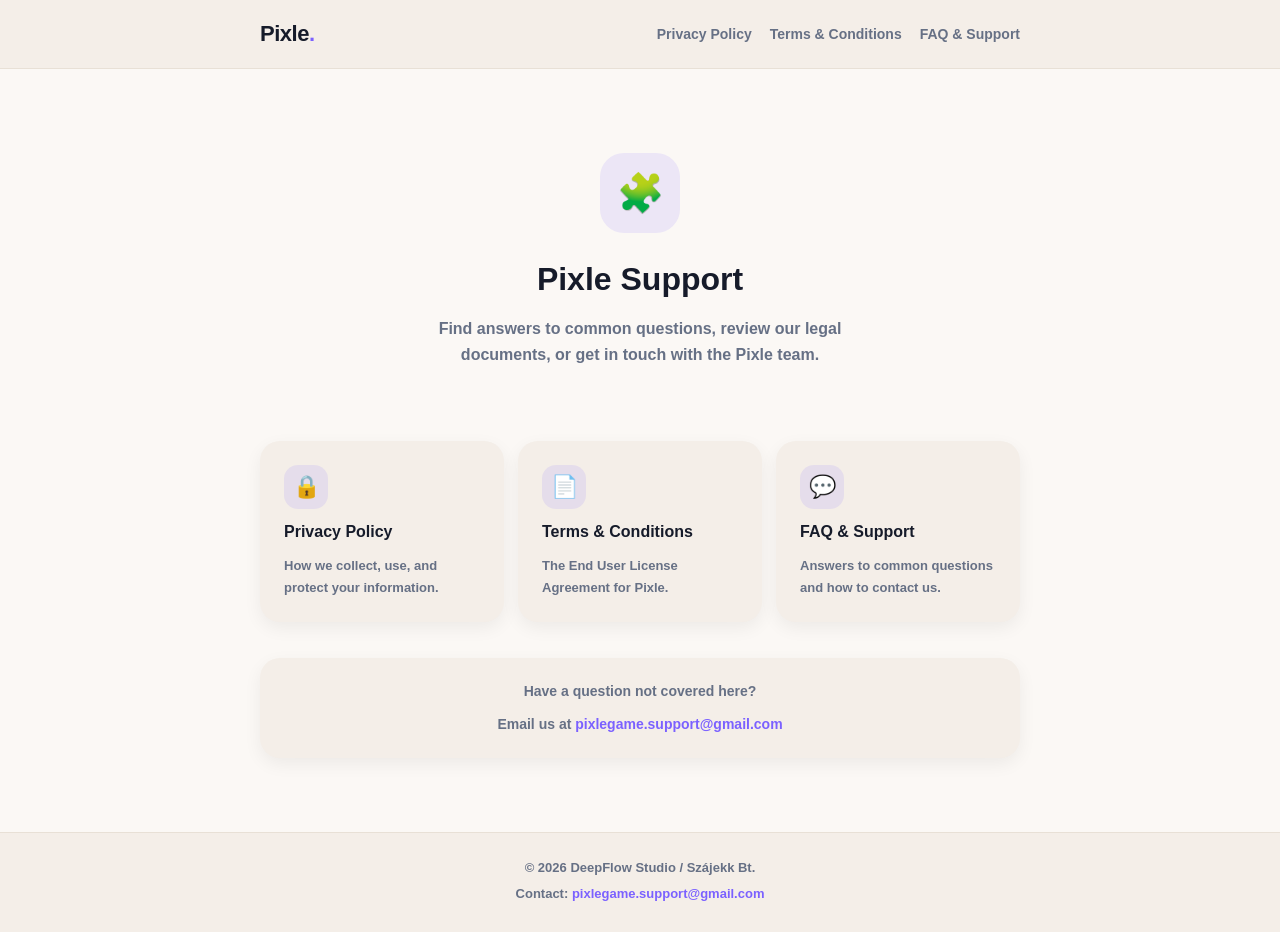
<file: index.html>
<!DOCTYPE html>
<html lang="en">
<head>
  <meta charset="UTF-8">
  <meta name="viewport" content="width=device-width, initial-scale=1.0">
  <title>Pixle – Support</title>
  <link rel="stylesheet" href="styles.css">
</head>
<body>

<header>
  <div class="container">
    <span class="logo">Pixle<span>.</span></span>
    <nav>
      <a href="privacy-policy.html">Privacy Policy</a>
      <a href="terms-and-conditions.html">Terms &amp; Conditions</a>
      <a href="faq-support.html">FAQ &amp; Support</a>
    </nav>
  </div>
</header>

<main>
  <div class="container">
    <div class="hero">
      <div class="app-icon">🧩</div>
      <h1>Pixle Support</h1>
      <p>Find answers to common questions, review our legal documents, or get in touch with the Pixle team.</p>
    </div>

    <div class="link-cards">
      <a href="privacy-policy.html" class="link-card">
        <div class="icon">🔒</div>
        <h3>Privacy Policy</h3>
        <p>How we collect, use, and protect your information.</p>
      </a>
      <a href="terms-and-conditions.html" class="link-card">
        <div class="icon">📄</div>
        <h3>Terms &amp; Conditions</h3>
        <p>The End User License Agreement for Pixle.</p>
      </a>
      <a href="faq-support.html" class="link-card">
        <div class="icon">💬</div>
        <h3>FAQ &amp; Support</h3>
        <p>Answers to common questions and how to contact us.</p>
      </a>
    </div>

    <div class="card" style="margin-top: 36px; text-align: center;">
      <p>Have a question not covered here?</p>
      <p style="margin-top: 6px;">
        Email us at <a href="mailto:pixlegame.support@gmail.com">pixlegame.support@gmail.com</a>
      </p>
    </div>
  </div>
</main>

<footer>
  <div class="container">
    <p>© 2026 DeepFlow Studio / Szájekk Bt.</p>
    <p>Contact: <a href="mailto:pixlegame.support@gmail.com">pixlegame.support@gmail.com</a></p>
  </div>
</footer>

</body>
</html>
</file>
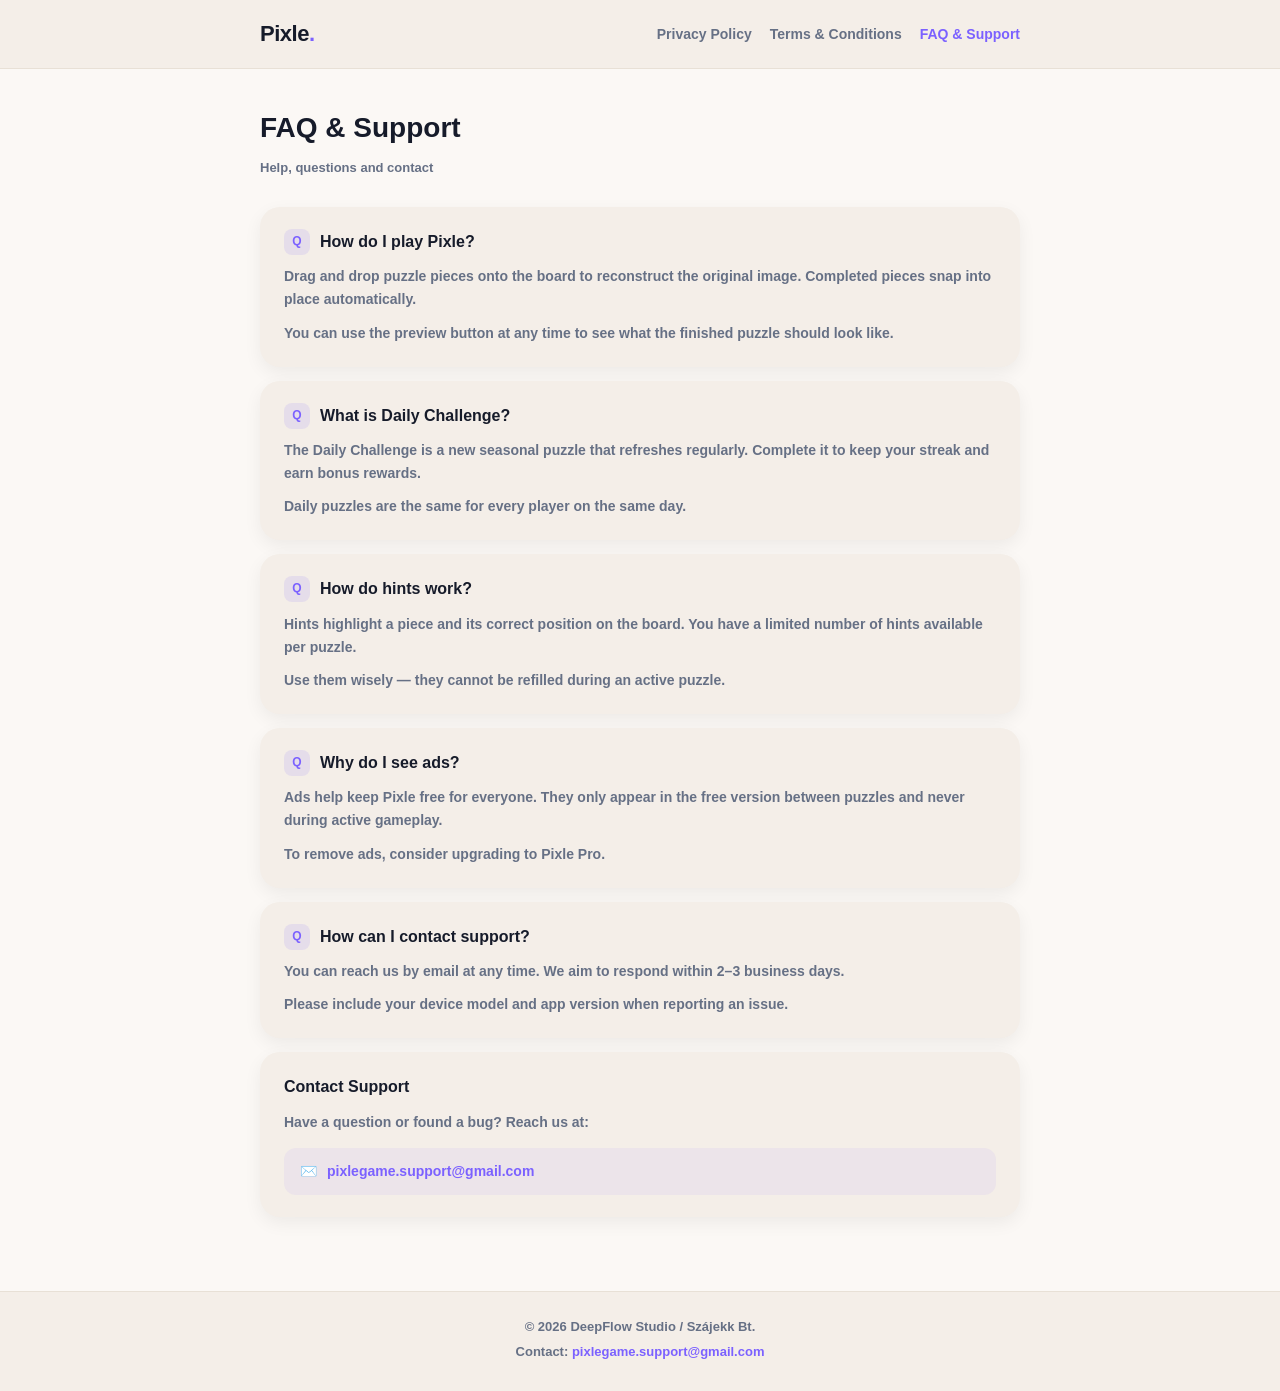
<file: faq-support.html>
<!DOCTYPE html>
<html lang="en">
<head>
  <meta charset="UTF-8">
  <meta name="viewport" content="width=device-width, initial-scale=1.0">
  <title>FAQ &amp; Support – Pixle</title>
  <link rel="stylesheet" href="styles.css">
</head>
<body>

<header>
  <div class="container">
    <a href="index.html" class="logo">Pixle<span>.</span></a>
    <nav>
      <a href="privacy-policy.html">Privacy Policy</a>
      <a href="terms-and-conditions.html">Terms &amp; Conditions</a>
      <a href="faq-support.html" class="active">FAQ &amp; Support</a>
    </nav>
  </div>
</header>

<main>
  <div class="container">
    <div class="page-header">
      <h1>FAQ &amp; Support</h1>
      <p class="meta">Help, questions and contact</p>
    </div>

    <div class="card">
      <div class="faq-question">
        <span class="faq-badge">Q</span>
        <h2>How do I play Pixle?</h2>
      </div>
      <p>Drag and drop puzzle pieces onto the board to reconstruct the original image. Completed pieces snap into place automatically.</p>
      <p>You can use the preview button at any time to see what the finished puzzle should look like.</p>
    </div>

    <div class="card">
      <div class="faq-question">
        <span class="faq-badge">Q</span>
        <h2>What is Daily Challenge?</h2>
      </div>
      <p>The Daily Challenge is a new seasonal puzzle that refreshes regularly. Complete it to keep your streak and earn bonus rewards.</p>
      <p>Daily puzzles are the same for every player on the same day.</p>
    </div>

    <div class="card">
      <div class="faq-question">
        <span class="faq-badge">Q</span>
        <h2>How do hints work?</h2>
      </div>
      <p>Hints highlight a piece and its correct position on the board. You have a limited number of hints available per puzzle.</p>
      <p>Use them wisely — they cannot be refilled during an active puzzle.</p>
    </div>

    <div class="card">
      <div class="faq-question">
        <span class="faq-badge">Q</span>
        <h2>Why do I see ads?</h2>
      </div>
      <p>Ads help keep Pixle free for everyone. They only appear in the free version between puzzles and never during active gameplay.</p>
      <p>To remove ads, consider upgrading to Pixle Pro.</p>
    </div>

    <div class="card">
      <div class="faq-question">
        <span class="faq-badge">Q</span>
        <h2>How can I contact support?</h2>
      </div>
      <p>You can reach us by email at any time. We aim to respond within 2–3 business days.</p>
      <p>Please include your device model and app version when reporting an issue.</p>
    </div>

    <div class="card">
      <h2>Contact Support</h2>
      <p>Have a question or found a bug? Reach us at:</p>
      <div class="contact-email-row">
        <span>✉️</span>
        <a href="mailto:pixlegame.support@gmail.com">pixlegame.support@gmail.com</a>
      </div>
    </div>

  </div>
</main>

<footer>
  <div class="container">
    <p>© 2026 DeepFlow Studio / Szájekk Bt.</p>
    <p>Contact: <a href="mailto:pixlegame.support@gmail.com">pixlegame.support@gmail.com</a></p>
  </div>
</footer>

</body>
</html>
</file>
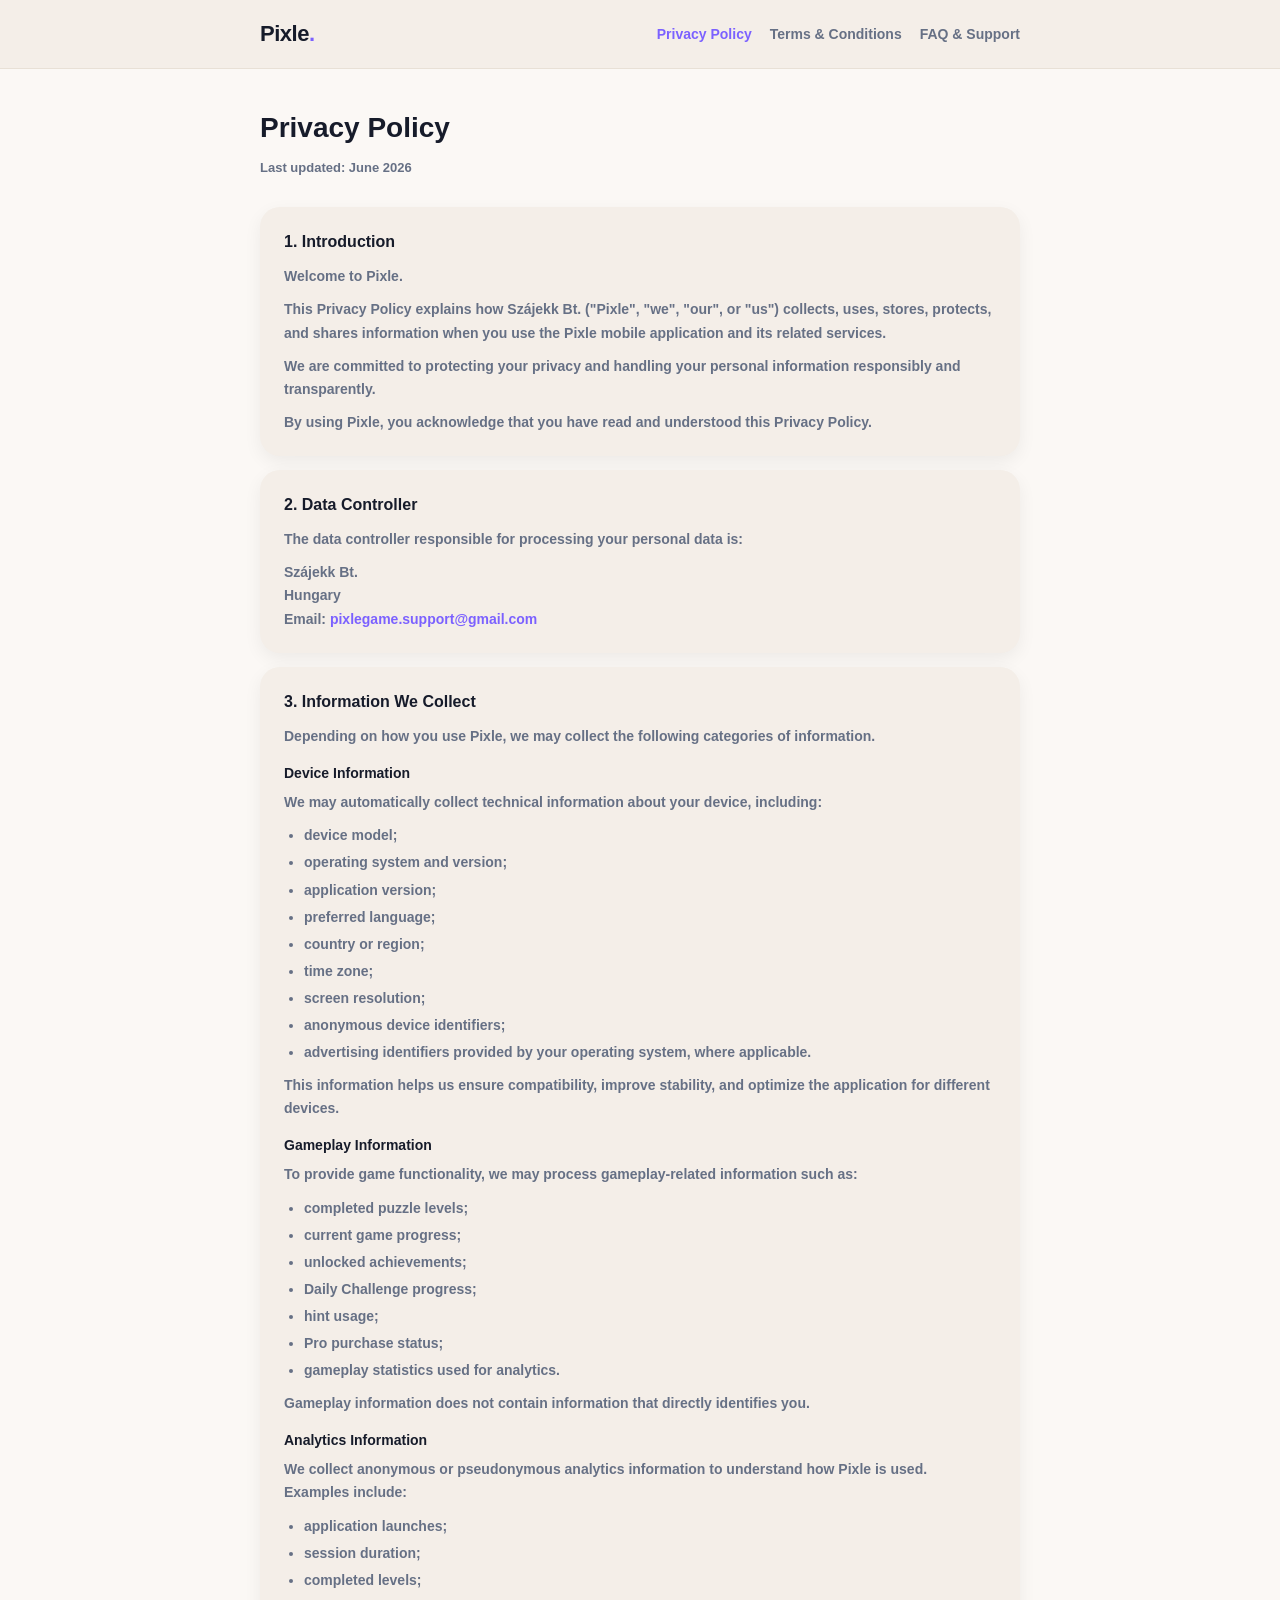
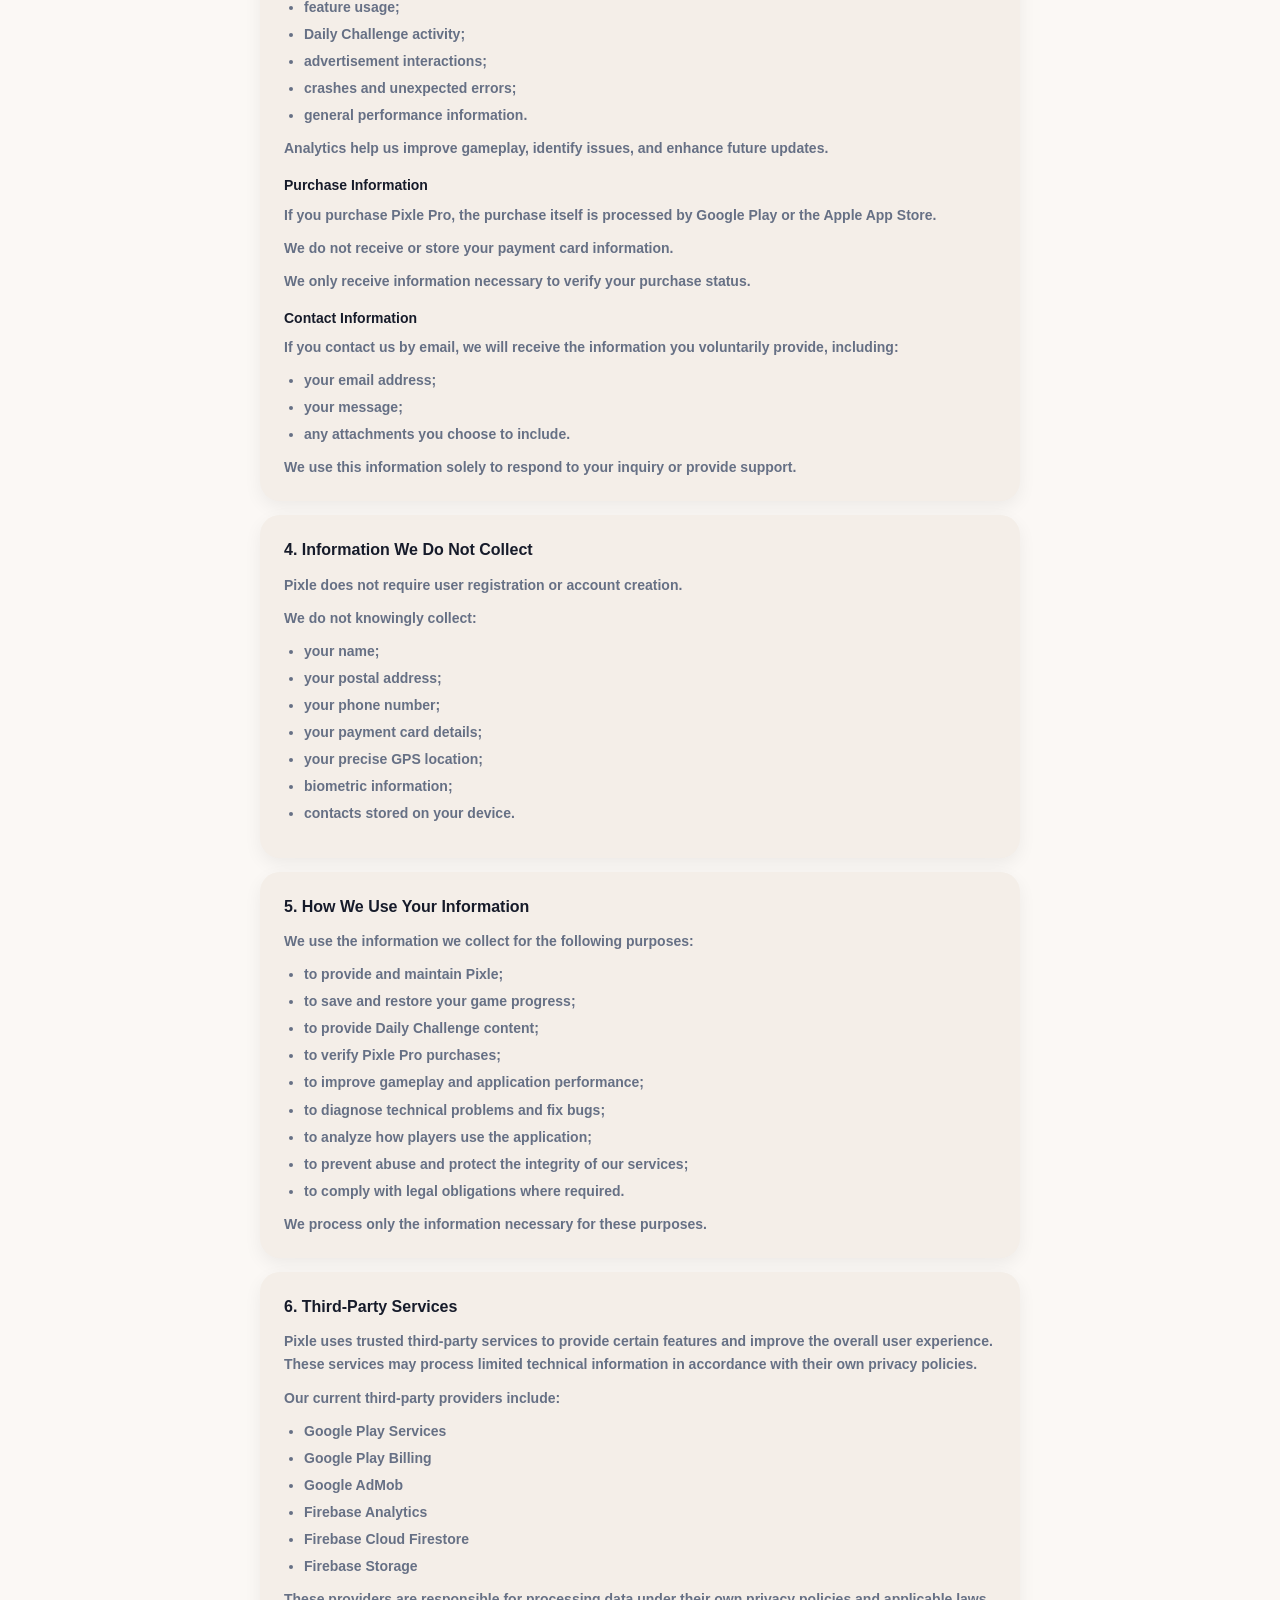
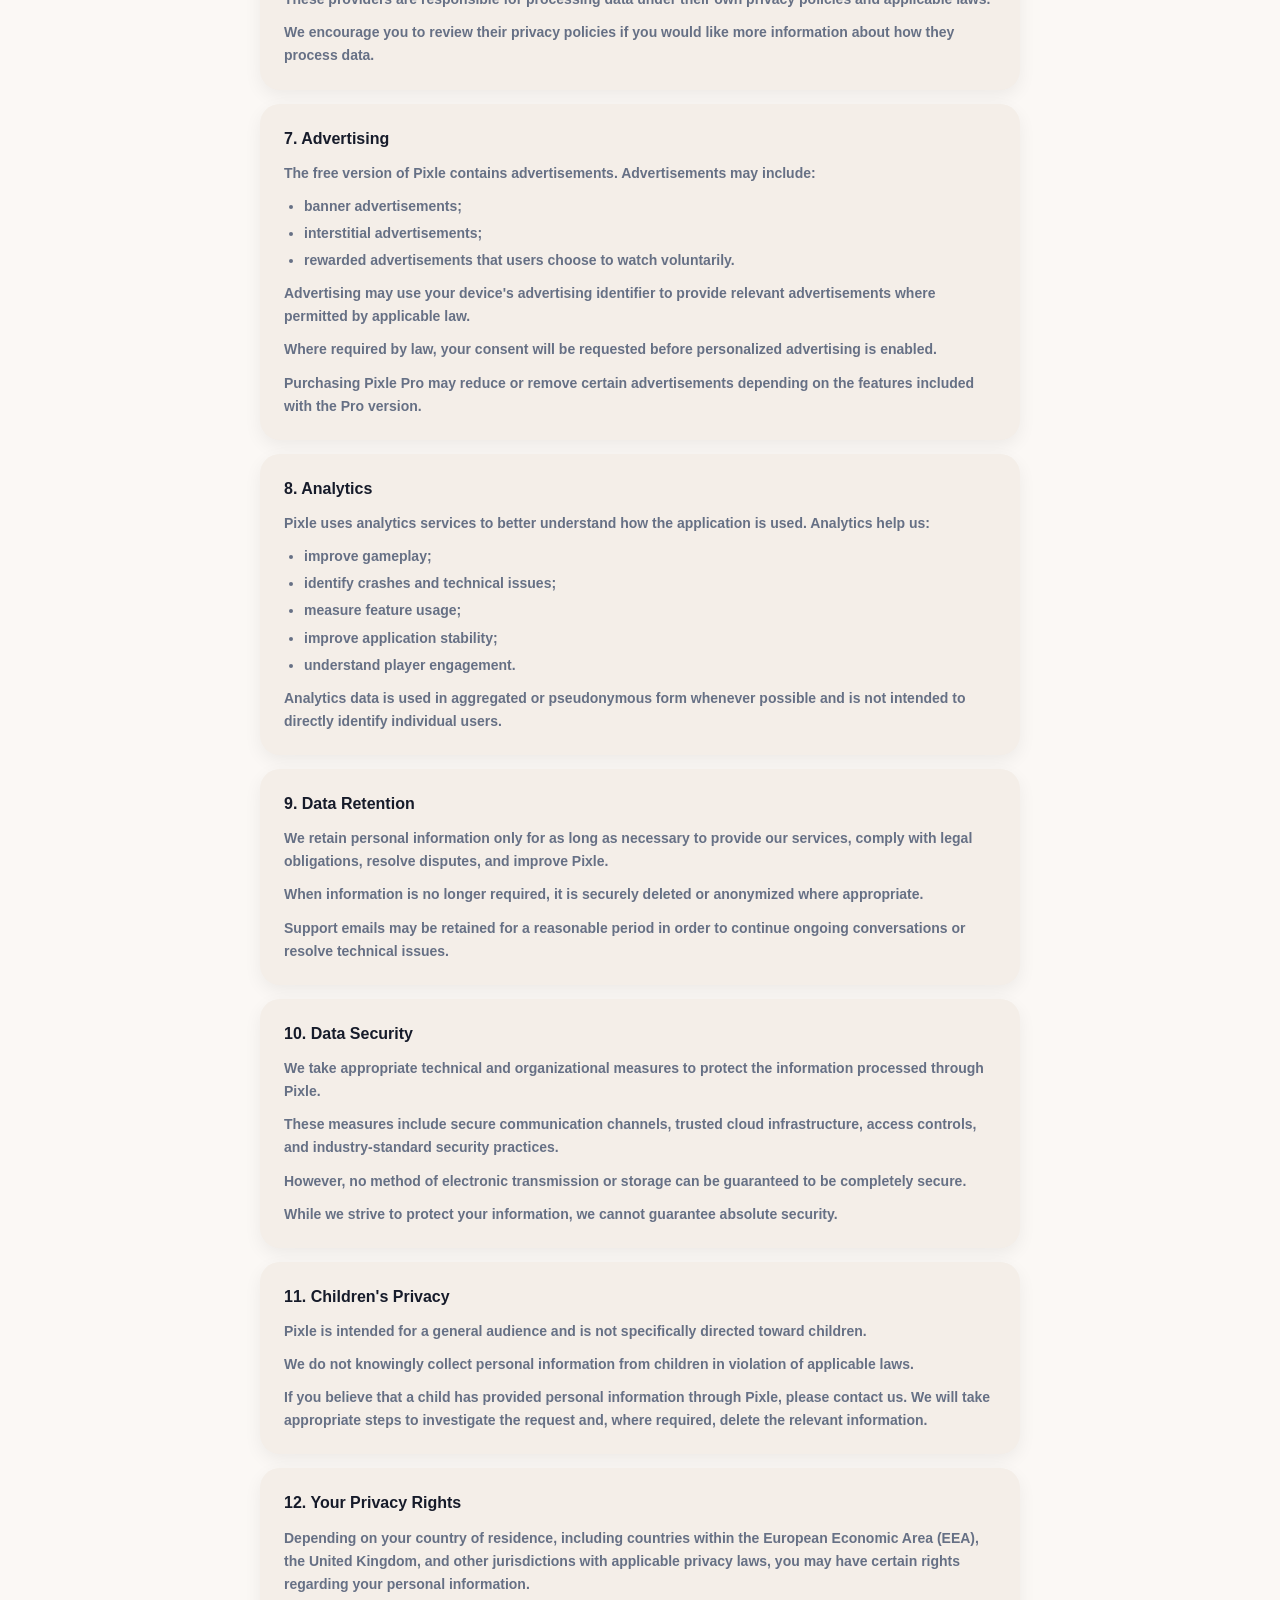
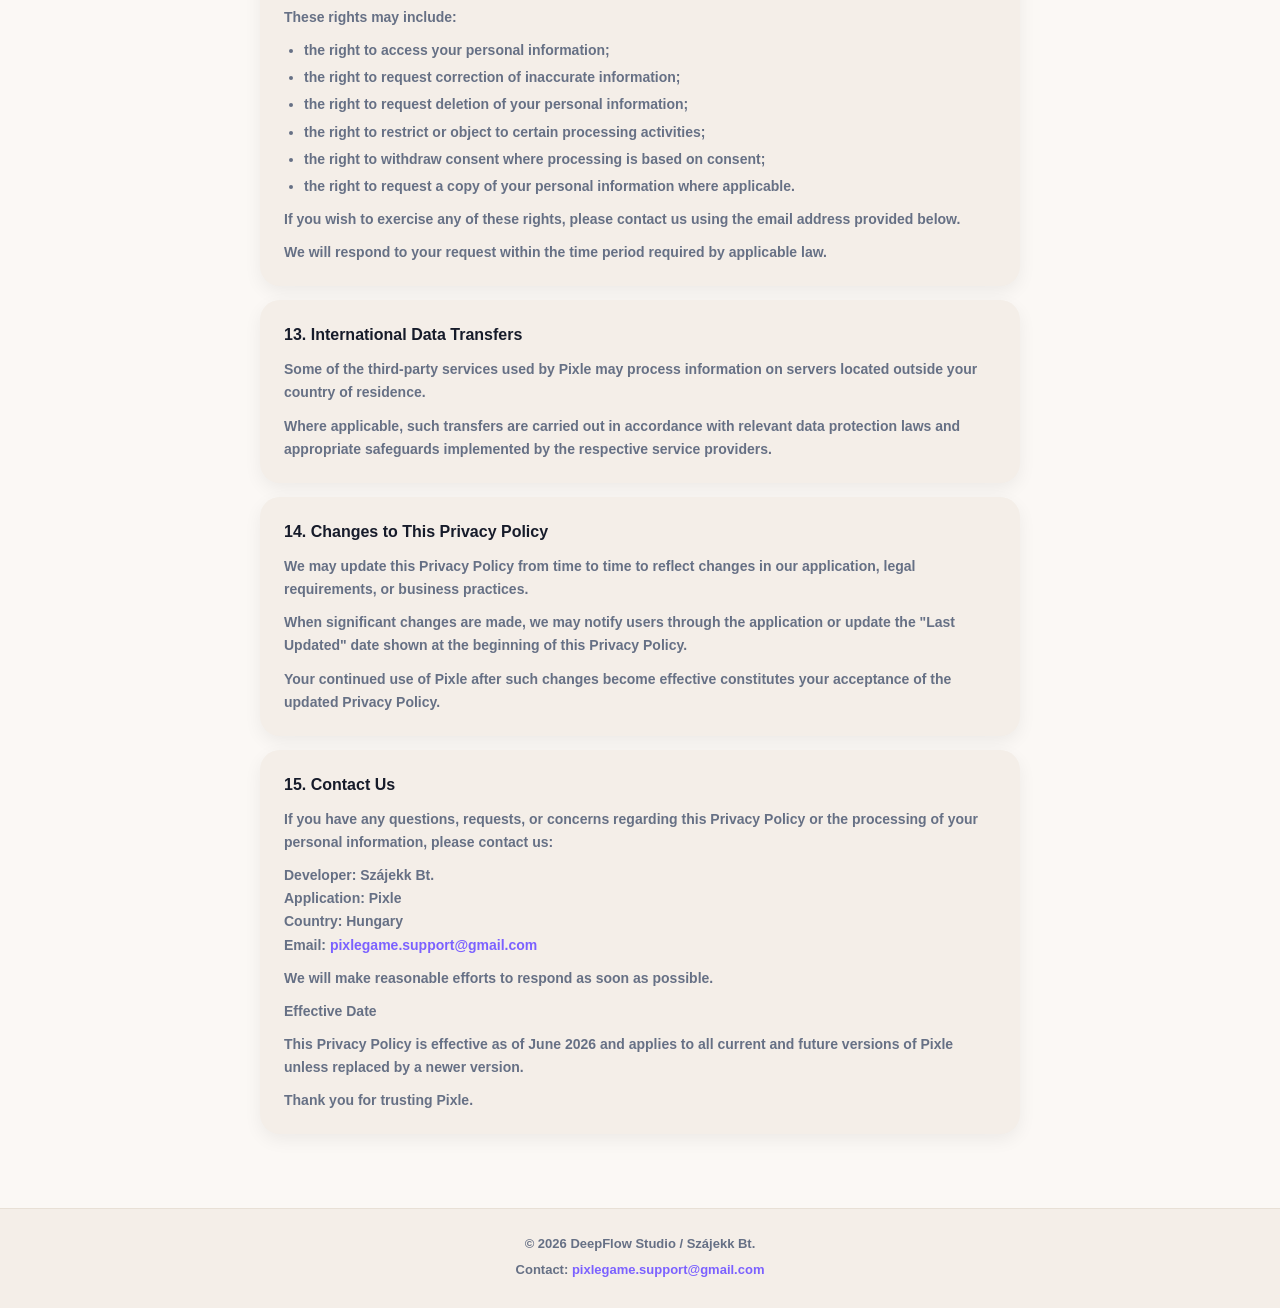
<file: privacy-policy.html>
<!DOCTYPE html>
<html lang="en">
<head>
  <meta charset="UTF-8">
  <meta name="viewport" content="width=device-width, initial-scale=1.0">
  <title>Privacy Policy – Pixle</title>
  <link rel="stylesheet" href="styles.css">
</head>
<body>

<header>
  <div class="container">
    <a href="index.html" class="logo">Pixle<span>.</span></a>
    <nav>
      <a href="privacy-policy.html" class="active">Privacy Policy</a>
      <a href="terms-and-conditions.html">Terms &amp; Conditions</a>
      <a href="faq-support.html">FAQ &amp; Support</a>
    </nav>
  </div>
</header>

<main>
  <div class="container">
    <div class="page-header">
      <h1>Privacy Policy</h1>
      <p class="meta">Last updated: June 2026</p>
    </div>

    <div class="card">
      <h2>1. Introduction</h2>
      <p>Welcome to Pixle.</p>
      <p>This Privacy Policy explains how Szájekk Bt. ("Pixle", "we", "our", or "us") collects, uses, stores, protects, and shares information when you use the Pixle mobile application and its related services.</p>
      <p>We are committed to protecting your privacy and handling your personal information responsibly and transparently.</p>
      <p>By using Pixle, you acknowledge that you have read and understood this Privacy Policy.</p>
    </div>

    <div class="card">
      <h2>2. Data Controller</h2>
      <p>The data controller responsible for processing your personal data is:</p>
      <p>Szájekk Bt.<br>Hungary<br>Email: <a href="mailto:pixlegame.support@gmail.com">pixlegame.support@gmail.com</a></p>
    </div>

    <div class="card">
      <h2>3. Information We Collect</h2>
      <p>Depending on how you use Pixle, we may collect the following categories of information.</p>

      <h3>Device Information</h3>
      <p>We may automatically collect technical information about your device, including:</p>
      <ul>
        <li>device model;</li>
        <li>operating system and version;</li>
        <li>application version;</li>
        <li>preferred language;</li>
        <li>country or region;</li>
        <li>time zone;</li>
        <li>screen resolution;</li>
        <li>anonymous device identifiers;</li>
        <li>advertising identifiers provided by your operating system, where applicable.</li>
      </ul>
      <p>This information helps us ensure compatibility, improve stability, and optimize the application for different devices.</p>

      <h3>Gameplay Information</h3>
      <p>To provide game functionality, we may process gameplay-related information such as:</p>
      <ul>
        <li>completed puzzle levels;</li>
        <li>current game progress;</li>
        <li>unlocked achievements;</li>
        <li>Daily Challenge progress;</li>
        <li>hint usage;</li>
        <li>Pro purchase status;</li>
        <li>gameplay statistics used for analytics.</li>
      </ul>
      <p>Gameplay information does not contain information that directly identifies you.</p>

      <h3>Analytics Information</h3>
      <p>We collect anonymous or pseudonymous analytics information to understand how Pixle is used. Examples include:</p>
      <ul>
        <li>application launches;</li>
        <li>session duration;</li>
        <li>completed levels;</li>
        <li>feature usage;</li>
        <li>Daily Challenge activity;</li>
        <li>advertisement interactions;</li>
        <li>crashes and unexpected errors;</li>
        <li>general performance information.</li>
      </ul>
      <p>Analytics help us improve gameplay, identify issues, and enhance future updates.</p>

      <h3>Purchase Information</h3>
      <p>If you purchase Pixle Pro, the purchase itself is processed by Google Play or the Apple App Store.</p>
      <p>We do not receive or store your payment card information.</p>
      <p>We only receive information necessary to verify your purchase status.</p>

      <h3>Contact Information</h3>
      <p>If you contact us by email, we will receive the information you voluntarily provide, including:</p>
      <ul>
        <li>your email address;</li>
        <li>your message;</li>
        <li>any attachments you choose to include.</li>
      </ul>
      <p>We use this information solely to respond to your inquiry or provide support.</p>
    </div>

    <div class="card">
      <h2>4. Information We Do Not Collect</h2>
      <p>Pixle does not require user registration or account creation.</p>
      <p>We do not knowingly collect:</p>
      <ul>
        <li>your name;</li>
        <li>your postal address;</li>
        <li>your phone number;</li>
        <li>your payment card details;</li>
        <li>your precise GPS location;</li>
        <li>biometric information;</li>
        <li>contacts stored on your device.</li>
      </ul>
    </div>

    <div class="card">
      <h2>5. How We Use Your Information</h2>
      <p>We use the information we collect for the following purposes:</p>
      <ul>
        <li>to provide and maintain Pixle;</li>
        <li>to save and restore your game progress;</li>
        <li>to provide Daily Challenge content;</li>
        <li>to verify Pixle Pro purchases;</li>
        <li>to improve gameplay and application performance;</li>
        <li>to diagnose technical problems and fix bugs;</li>
        <li>to analyze how players use the application;</li>
        <li>to prevent abuse and protect the integrity of our services;</li>
        <li>to comply with legal obligations where required.</li>
      </ul>
      <p>We process only the information necessary for these purposes.</p>
    </div>

    <div class="card">
      <h2>6. Third-Party Services</h2>
      <p>Pixle uses trusted third-party services to provide certain features and improve the overall user experience. These services may process limited technical information in accordance with their own privacy policies.</p>
      <p>Our current third-party providers include:</p>
      <ul>
        <li>Google Play Services</li>
        <li>Google Play Billing</li>
        <li>Google AdMob</li>
        <li>Firebase Analytics</li>
        <li>Firebase Cloud Firestore</li>
        <li>Firebase Storage</li>
      </ul>
      <p>These providers are responsible for processing data under their own privacy policies and applicable laws.</p>
      <p>We encourage you to review their privacy policies if you would like more information about how they process data.</p>
    </div>

    <div class="card">
      <h2>7. Advertising</h2>
      <p>The free version of Pixle contains advertisements. Advertisements may include:</p>
      <ul>
        <li>banner advertisements;</li>
        <li>interstitial advertisements;</li>
        <li>rewarded advertisements that users choose to watch voluntarily.</li>
      </ul>
      <p>Advertising may use your device's advertising identifier to provide relevant advertisements where permitted by applicable law.</p>
      <p>Where required by law, your consent will be requested before personalized advertising is enabled.</p>
      <p>Purchasing Pixle Pro may reduce or remove certain advertisements depending on the features included with the Pro version.</p>
    </div>

    <div class="card">
      <h2>8. Analytics</h2>
      <p>Pixle uses analytics services to better understand how the application is used. Analytics help us:</p>
      <ul>
        <li>improve gameplay;</li>
        <li>identify crashes and technical issues;</li>
        <li>measure feature usage;</li>
        <li>improve application stability;</li>
        <li>understand player engagement.</li>
      </ul>
      <p>Analytics data is used in aggregated or pseudonymous form whenever possible and is not intended to directly identify individual users.</p>
    </div>

    <div class="card">
      <h2>9. Data Retention</h2>
      <p>We retain personal information only for as long as necessary to provide our services, comply with legal obligations, resolve disputes, and improve Pixle.</p>
      <p>When information is no longer required, it is securely deleted or anonymized where appropriate.</p>
      <p>Support emails may be retained for a reasonable period in order to continue ongoing conversations or resolve technical issues.</p>
    </div>

    <div class="card">
      <h2>10. Data Security</h2>
      <p>We take appropriate technical and organizational measures to protect the information processed through Pixle.</p>
      <p>These measures include secure communication channels, trusted cloud infrastructure, access controls, and industry-standard security practices.</p>
      <p>However, no method of electronic transmission or storage can be guaranteed to be completely secure.</p>
      <p>While we strive to protect your information, we cannot guarantee absolute security.</p>
    </div>

    <div class="card">
      <h2>11. Children's Privacy</h2>
      <p>Pixle is intended for a general audience and is not specifically directed toward children.</p>
      <p>We do not knowingly collect personal information from children in violation of applicable laws.</p>
      <p>If you believe that a child has provided personal information through Pixle, please contact us. We will take appropriate steps to investigate the request and, where required, delete the relevant information.</p>
    </div>

    <div class="card">
      <h2>12. Your Privacy Rights</h2>
      <p>Depending on your country of residence, including countries within the European Economic Area (EEA), the United Kingdom, and other jurisdictions with applicable privacy laws, you may have certain rights regarding your personal information.</p>
      <p>These rights may include:</p>
      <ul>
        <li>the right to access your personal information;</li>
        <li>the right to request correction of inaccurate information;</li>
        <li>the right to request deletion of your personal information;</li>
        <li>the right to restrict or object to certain processing activities;</li>
        <li>the right to withdraw consent where processing is based on consent;</li>
        <li>the right to request a copy of your personal information where applicable.</li>
      </ul>
      <p>If you wish to exercise any of these rights, please contact us using the email address provided below.</p>
      <p>We will respond to your request within the time period required by applicable law.</p>
    </div>

    <div class="card">
      <h2>13. International Data Transfers</h2>
      <p>Some of the third-party services used by Pixle may process information on servers located outside your country of residence.</p>
      <p>Where applicable, such transfers are carried out in accordance with relevant data protection laws and appropriate safeguards implemented by the respective service providers.</p>
    </div>

    <div class="card">
      <h2>14. Changes to This Privacy Policy</h2>
      <p>We may update this Privacy Policy from time to time to reflect changes in our application, legal requirements, or business practices.</p>
      <p>When significant changes are made, we may notify users through the application or update the "Last Updated" date shown at the beginning of this Privacy Policy.</p>
      <p>Your continued use of Pixle after such changes become effective constitutes your acceptance of the updated Privacy Policy.</p>
    </div>

    <div class="card">
      <h2>15. Contact Us</h2>
      <p>If you have any questions, requests, or concerns regarding this Privacy Policy or the processing of your personal information, please contact us:</p>
      <p>
        Developer: Szájekk Bt.<br>
        Application: Pixle<br>
        Country: Hungary<br>
        Email: <a href="mailto:pixlegame.support@gmail.com">pixlegame.support@gmail.com</a>
      </p>
      <p>We will make reasonable efforts to respond as soon as possible.</p>
      <p><strong>Effective Date</strong></p>
      <p>This Privacy Policy is effective as of June 2026 and applies to all current and future versions of Pixle unless replaced by a newer version.</p>
      <p>Thank you for trusting Pixle.</p>
    </div>

  </div>
</main>

<footer>
  <div class="container">
    <p>© 2026 DeepFlow Studio / Szájekk Bt.</p>
    <p>Contact: <a href="mailto:pixlegame.support@gmail.com">pixlegame.support@gmail.com</a></p>
  </div>
</footer>

</body>
</html>
</file>
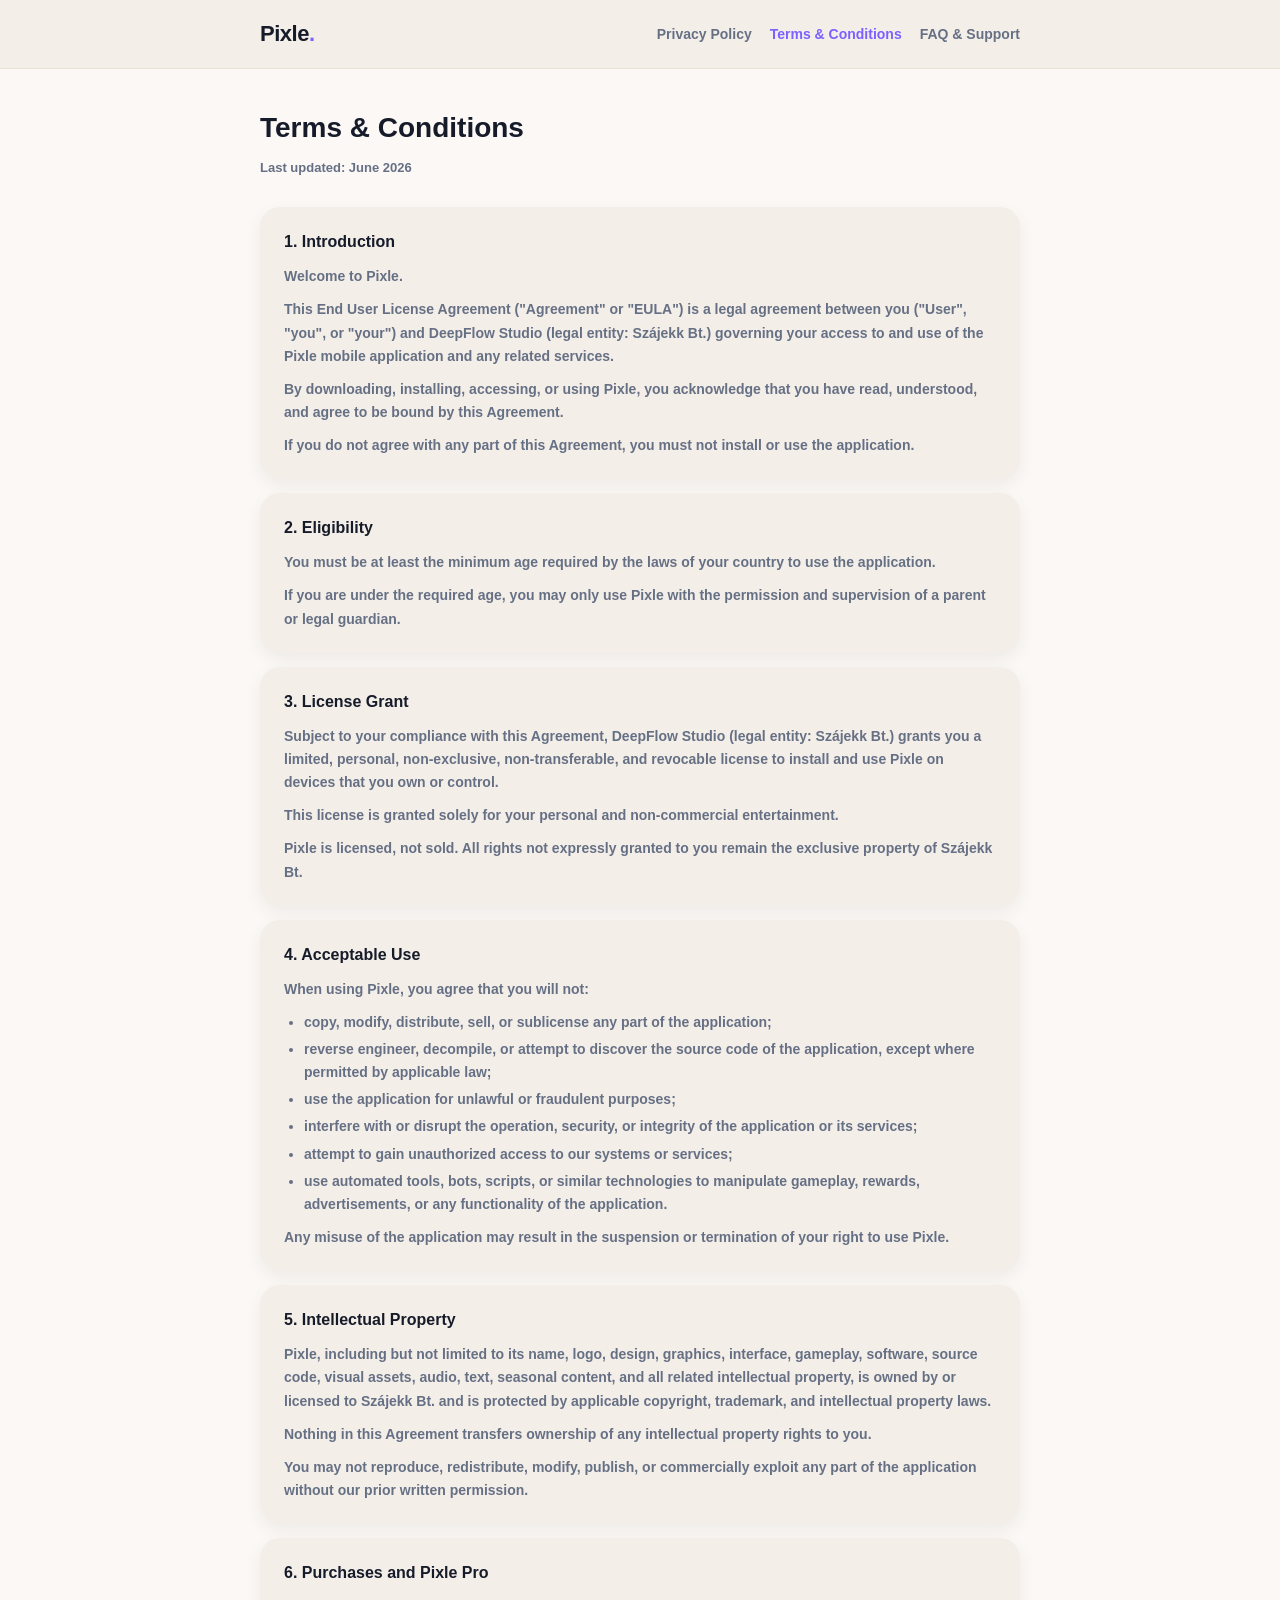
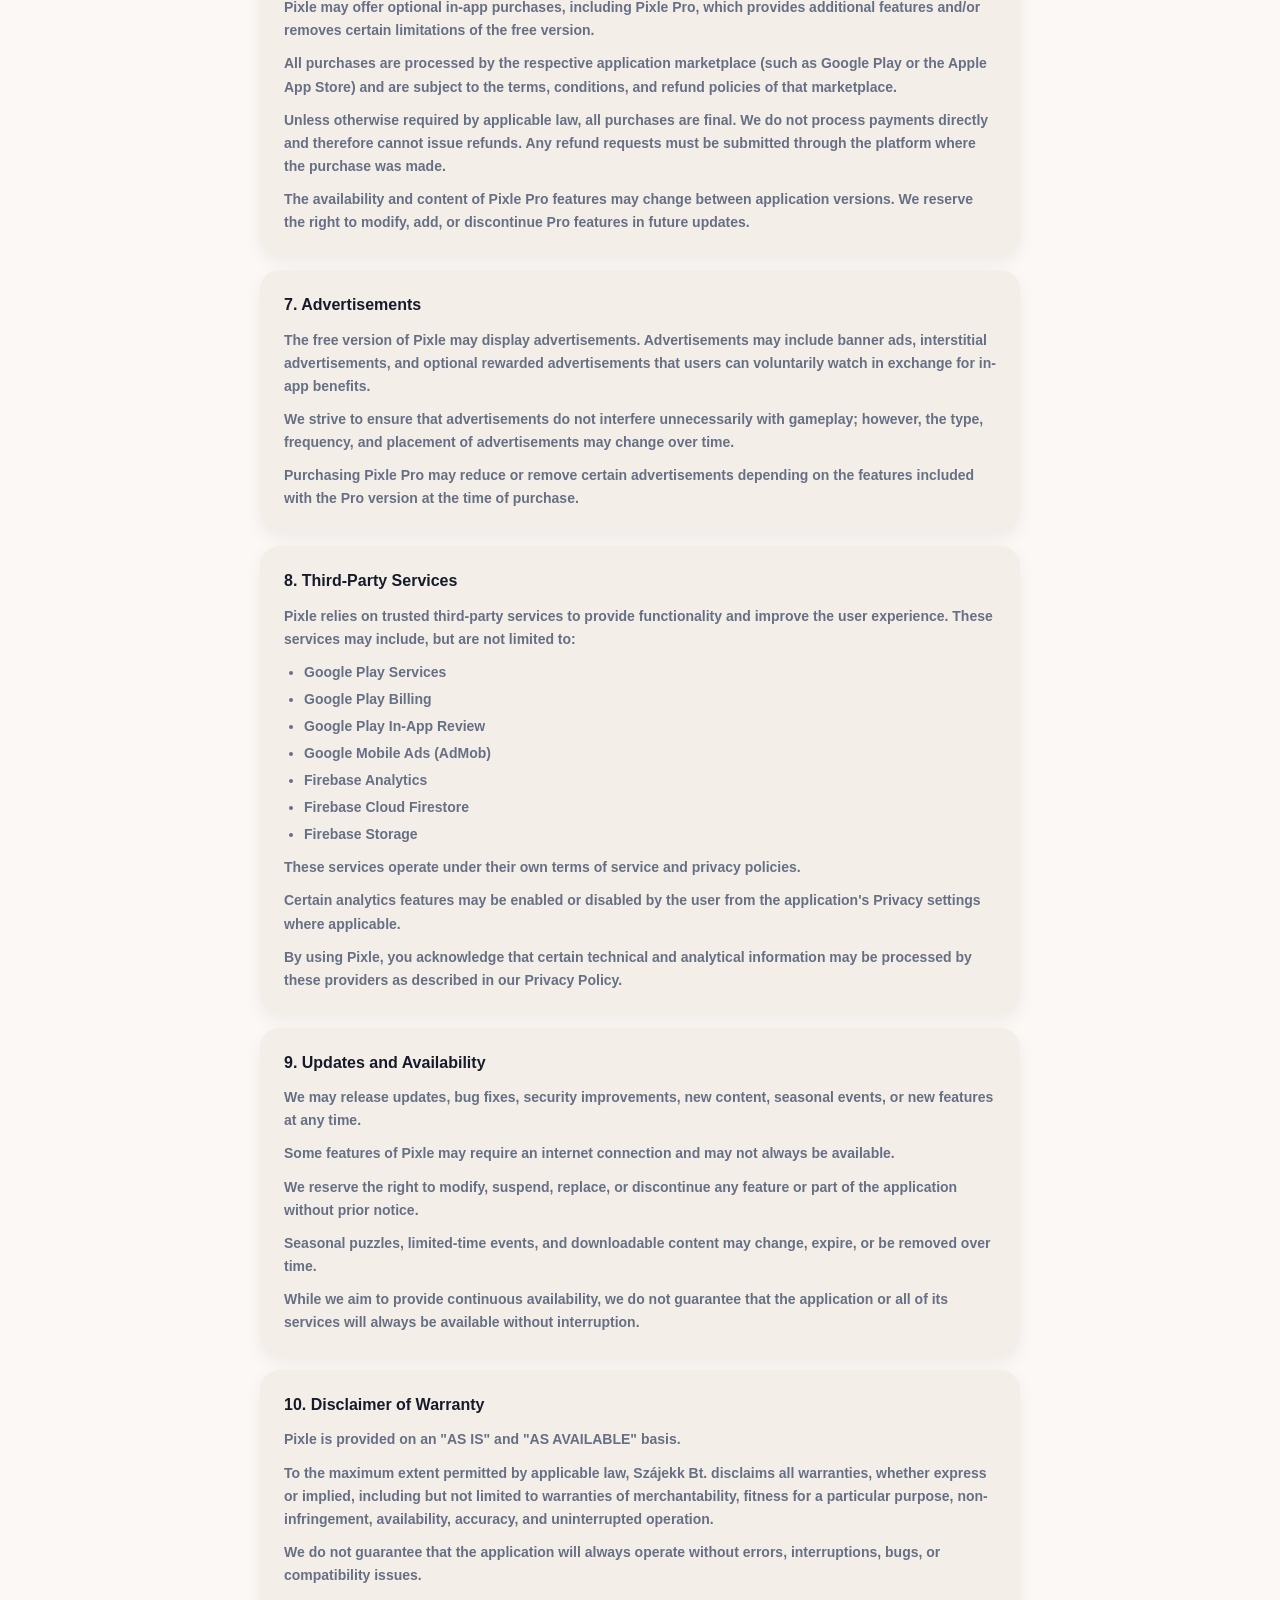
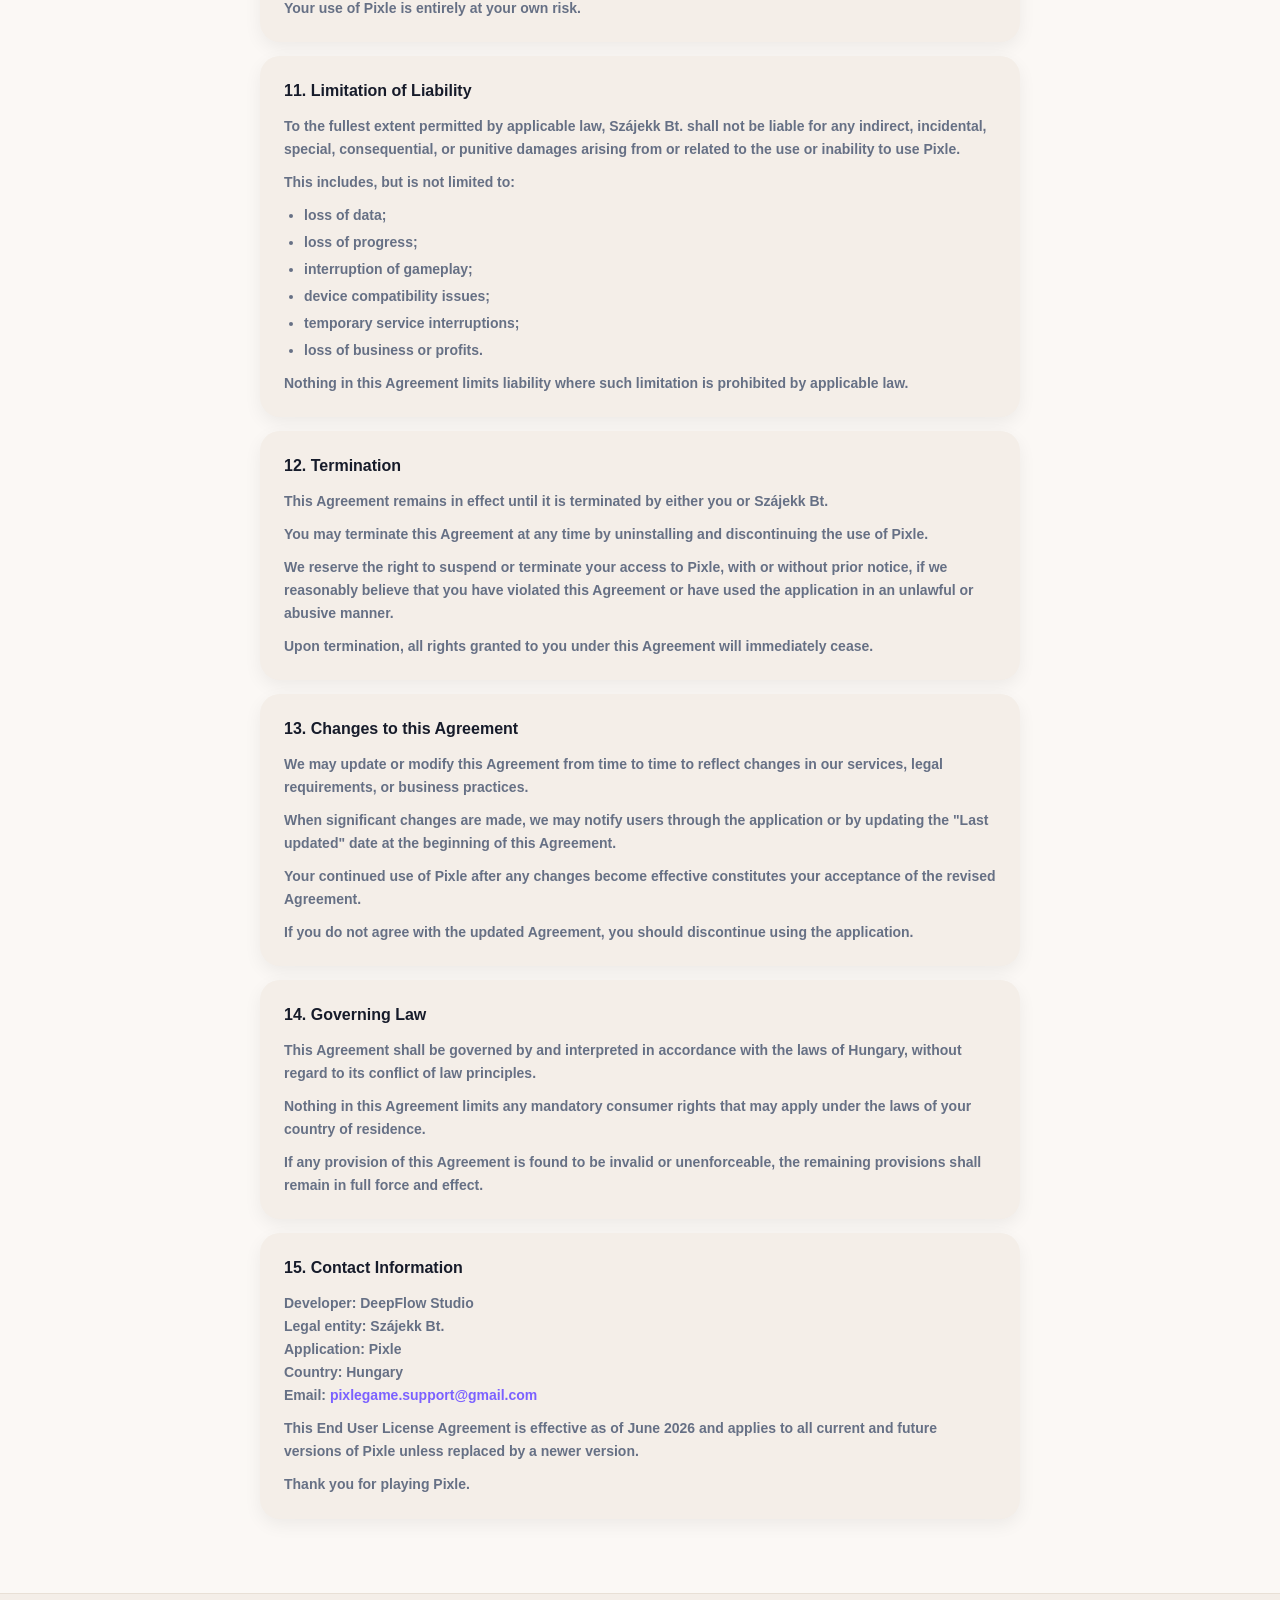
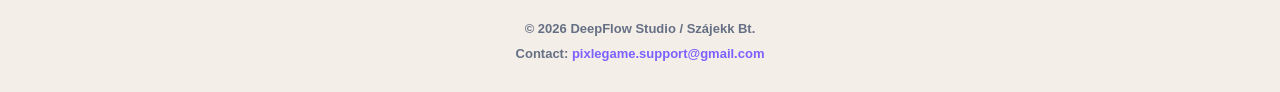
<file: terms-and-conditions.html>
<!DOCTYPE html>
<html lang="en">
<head>
  <meta charset="UTF-8">
  <meta name="viewport" content="width=device-width, initial-scale=1.0">
  <title>Terms &amp; Conditions – Pixle</title>
  <link rel="stylesheet" href="styles.css">
</head>
<body>

<header>
  <div class="container">
    <a href="index.html" class="logo">Pixle<span>.</span></a>
    <nav>
      <a href="privacy-policy.html">Privacy Policy</a>
      <a href="terms-and-conditions.html" class="active">Terms &amp; Conditions</a>
      <a href="faq-support.html">FAQ &amp; Support</a>
    </nav>
  </div>
</header>

<main>
  <div class="container">
    <div class="page-header">
      <h1>Terms &amp; Conditions</h1>
      <p class="meta">Last updated: June 2026</p>
    </div>

    <div class="card">
      <h2>1. Introduction</h2>
      <p>Welcome to Pixle.</p>
      <p>This End User License Agreement ("Agreement" or "EULA") is a legal agreement between you ("User", "you", or "your") and DeepFlow Studio (legal entity: Szájekk Bt.) governing your access to and use of the Pixle mobile application and any related services.</p>
      <p>By downloading, installing, accessing, or using Pixle, you acknowledge that you have read, understood, and agree to be bound by this Agreement.</p>
      <p>If you do not agree with any part of this Agreement, you must not install or use the application.</p>
    </div>

    <div class="card">
      <h2>2. Eligibility</h2>
      <p>You must be at least the minimum age required by the laws of your country to use the application.</p>
      <p>If you are under the required age, you may only use Pixle with the permission and supervision of a parent or legal guardian.</p>
    </div>

    <div class="card">
      <h2>3. License Grant</h2>
      <p>Subject to your compliance with this Agreement, DeepFlow Studio (legal entity: Szájekk Bt.) grants you a limited, personal, non-exclusive, non-transferable, and revocable license to install and use Pixle on devices that you own or control.</p>
      <p>This license is granted solely for your personal and non-commercial entertainment.</p>
      <p>Pixle is licensed, not sold. All rights not expressly granted to you remain the exclusive property of Szájekk Bt.</p>
    </div>

    <div class="card">
      <h2>4. Acceptable Use</h2>
      <p>When using Pixle, you agree that you will not:</p>
      <ul>
        <li>copy, modify, distribute, sell, or sublicense any part of the application;</li>
        <li>reverse engineer, decompile, or attempt to discover the source code of the application, except where permitted by applicable law;</li>
        <li>use the application for unlawful or fraudulent purposes;</li>
        <li>interfere with or disrupt the operation, security, or integrity of the application or its services;</li>
        <li>attempt to gain unauthorized access to our systems or services;</li>
        <li>use automated tools, bots, scripts, or similar technologies to manipulate gameplay, rewards, advertisements, or any functionality of the application.</li>
      </ul>
      <p>Any misuse of the application may result in the suspension or termination of your right to use Pixle.</p>
    </div>

    <div class="card">
      <h2>5. Intellectual Property</h2>
      <p>Pixle, including but not limited to its name, logo, design, graphics, interface, gameplay, software, source code, visual assets, audio, text, seasonal content, and all related intellectual property, is owned by or licensed to Szájekk Bt. and is protected by applicable copyright, trademark, and intellectual property laws.</p>
      <p>Nothing in this Agreement transfers ownership of any intellectual property rights to you.</p>
      <p>You may not reproduce, redistribute, modify, publish, or commercially exploit any part of the application without our prior written permission.</p>
    </div>

    <div class="card">
      <h2>6. Purchases and Pixle Pro</h2>
      <p>Pixle may offer optional in-app purchases, including Pixle Pro, which provides additional features and/or removes certain limitations of the free version.</p>
      <p>All purchases are processed by the respective application marketplace (such as Google Play or the Apple App Store) and are subject to the terms, conditions, and refund policies of that marketplace.</p>
      <p>Unless otherwise required by applicable law, all purchases are final. We do not process payments directly and therefore cannot issue refunds. Any refund requests must be submitted through the platform where the purchase was made.</p>
      <p>The availability and content of Pixle Pro features may change between application versions. We reserve the right to modify, add, or discontinue Pro features in future updates.</p>
    </div>

    <div class="card">
      <h2>7. Advertisements</h2>
      <p>The free version of Pixle may display advertisements. Advertisements may include banner ads, interstitial advertisements, and optional rewarded advertisements that users can voluntarily watch in exchange for in-app benefits.</p>
      <p>We strive to ensure that advertisements do not interfere unnecessarily with gameplay; however, the type, frequency, and placement of advertisements may change over time.</p>
      <p>Purchasing Pixle Pro may reduce or remove certain advertisements depending on the features included with the Pro version at the time of purchase.</p>
    </div>

    <div class="card">
      <h2>8. Third-Party Services</h2>
      <p>Pixle relies on trusted third-party services to provide functionality and improve the user experience. These services may include, but are not limited to:</p>
      <ul>
        <li>Google Play Services</li>
        <li>Google Play Billing</li>
        <li>Google Play In-App Review</li>
        <li>Google Mobile Ads (AdMob)</li>
        <li>Firebase Analytics</li>
        <li>Firebase Cloud Firestore</li>
        <li>Firebase Storage</li>
      </ul>
      <p>These services operate under their own terms of service and privacy policies.</p>
      <p>Certain analytics features may be enabled or disabled by the user from the application's Privacy settings where applicable.</p>
      <p>By using Pixle, you acknowledge that certain technical and analytical information may be processed by these providers as described in our Privacy Policy.</p>
    </div>

    <div class="card">
      <h2>9. Updates and Availability</h2>
      <p>We may release updates, bug fixes, security improvements, new content, seasonal events, or new features at any time.</p>
      <p>Some features of Pixle may require an internet connection and may not always be available.</p>
      <p>We reserve the right to modify, suspend, replace, or discontinue any feature or part of the application without prior notice.</p>
      <p>Seasonal puzzles, limited-time events, and downloadable content may change, expire, or be removed over time.</p>
      <p>While we aim to provide continuous availability, we do not guarantee that the application or all of its services will always be available without interruption.</p>
    </div>

    <div class="card">
      <h2>10. Disclaimer of Warranty</h2>
      <p>Pixle is provided on an "AS IS" and "AS AVAILABLE" basis.</p>
      <p>To the maximum extent permitted by applicable law, Szájekk Bt. disclaims all warranties, whether express or implied, including but not limited to warranties of merchantability, fitness for a particular purpose, non-infringement, availability, accuracy, and uninterrupted operation.</p>
      <p>We do not guarantee that the application will always operate without errors, interruptions, bugs, or compatibility issues.</p>
      <p>Your use of Pixle is entirely at your own risk.</p>
    </div>

    <div class="card">
      <h2>11. Limitation of Liability</h2>
      <p>To the fullest extent permitted by applicable law, Szájekk Bt. shall not be liable for any indirect, incidental, special, consequential, or punitive damages arising from or related to the use or inability to use Pixle.</p>
      <p>This includes, but is not limited to:</p>
      <ul>
        <li>loss of data;</li>
        <li>loss of progress;</li>
        <li>interruption of gameplay;</li>
        <li>device compatibility issues;</li>
        <li>temporary service interruptions;</li>
        <li>loss of business or profits.</li>
      </ul>
      <p>Nothing in this Agreement limits liability where such limitation is prohibited by applicable law.</p>
    </div>

    <div class="card">
      <h2>12. Termination</h2>
      <p>This Agreement remains in effect until it is terminated by either you or Szájekk Bt.</p>
      <p>You may terminate this Agreement at any time by uninstalling and discontinuing the use of Pixle.</p>
      <p>We reserve the right to suspend or terminate your access to Pixle, with or without prior notice, if we reasonably believe that you have violated this Agreement or have used the application in an unlawful or abusive manner.</p>
      <p>Upon termination, all rights granted to you under this Agreement will immediately cease.</p>
    </div>

    <div class="card">
      <h2>13. Changes to this Agreement</h2>
      <p>We may update or modify this Agreement from time to time to reflect changes in our services, legal requirements, or business practices.</p>
      <p>When significant changes are made, we may notify users through the application or by updating the "Last updated" date at the beginning of this Agreement.</p>
      <p>Your continued use of Pixle after any changes become effective constitutes your acceptance of the revised Agreement.</p>
      <p>If you do not agree with the updated Agreement, you should discontinue using the application.</p>
    </div>

    <div class="card">
      <h2>14. Governing Law</h2>
      <p>This Agreement shall be governed by and interpreted in accordance with the laws of Hungary, without regard to its conflict of law principles.</p>
      <p>Nothing in this Agreement limits any mandatory consumer rights that may apply under the laws of your country of residence.</p>
      <p>If any provision of this Agreement is found to be invalid or unenforceable, the remaining provisions shall remain in full force and effect.</p>
    </div>

    <div class="card">
      <h2>15. Contact Information</h2>
      <p>
        Developer: DeepFlow Studio<br>
        Legal entity: Szájekk Bt.<br>
        Application: Pixle<br>
        Country: Hungary<br>
        Email: <a href="mailto:pixlegame.support@gmail.com">pixlegame.support@gmail.com</a>
      </p>
      <p>This End User License Agreement is effective as of June 2026 and applies to all current and future versions of Pixle unless replaced by a newer version.</p>
      <p>Thank you for playing Pixle.</p>
    </div>

  </div>
</main>

<footer>
  <div class="container">
    <p>© 2026 DeepFlow Studio / Szájekk Bt.</p>
    <p>Contact: <a href="mailto:pixlegame.support@gmail.com">pixlegame.support@gmail.com</a></p>
  </div>
</footer>

</body>
</html>
</file>
<file: styles.css>
*, *::before, *::after { box-sizing: border-box; margin: 0; padding: 0; }

body {
  font-family: -apple-system, BlinkMacSystemFont, 'Segoe UI', Roboto, Helvetica, Arial, sans-serif;
  background: #fbf8f5;
  color: #161b2a;
  line-height: 1.65;
  font-size: 16px;
}

a { color: #7b61ff; text-decoration: none; }
a:hover { text-decoration: underline; }

.container {
  max-width: 800px;
  margin: 0 auto;
  padding: 0 20px;
}

/* Header */
header {
  background: #f4eee8;
  border-bottom: 1px solid #e8e0d6;
  padding: 16px 0;
  position: sticky;
  top: 0;
  z-index: 10;
}

header .container {
  display: flex;
  align-items: center;
  justify-content: space-between;
  flex-wrap: wrap;
  gap: 10px;
}

.logo {
  font-size: 22px;
  font-weight: 900;
  color: #161b2a;
  letter-spacing: -0.5px;
}

.logo span { color: #7b61ff; }

nav { display: flex; gap: 18px; flex-wrap: wrap; }
nav a { font-size: 14px; font-weight: 600; color: #667085; }
nav a:hover, nav a.active { color: #7b61ff; text-decoration: none; }

/* Main */
main { padding: 36px 0 60px; }

.page-header {
  margin-bottom: 28px;
}

.page-header h1 {
  font-size: 28px;
  font-weight: 900;
  color: #161b2a;
  margin-bottom: 6px;
}

.page-header .meta {
  font-size: 13px;
  color: #667085;
  font-weight: 600;
}

/* Cards */
.card {
  background: #f4eee8;
  border-radius: 20px;
  padding: 22px 24px;
  margin-bottom: 14px;
  box-shadow: 0 6px 18px rgba(0,0,0,0.06);
}

.card h2 {
  font-size: 16px;
  font-weight: 900;
  color: #161b2a;
  margin-bottom: 10px;
}

.card h3 {
  font-size: 14px;
  font-weight: 800;
  color: #161b2a;
  margin: 14px 0 6px;
}

.card p {
  font-size: 14px;
  color: #667085;
  font-weight: 600;
  margin-bottom: 10px;
}

.card p:last-child { margin-bottom: 0; }

.card ul {
  margin: 6px 0 10px 0;
  padding-left: 20px;
}

.card ul li {
  font-size: 14px;
  color: #667085;
  font-weight: 600;
  margin-bottom: 4px;
  list-style: disc;
}

/* Index landing */
.hero {
  text-align: center;
  padding: 48px 0 36px;
}

.hero .app-icon {
  width: 80px;
  height: 80px;
  background: rgba(123,97,255,0.12);
  border-radius: 24px;
  display: flex;
  align-items: center;
  justify-content: center;
  margin: 0 auto 20px;
  font-size: 38px;
}

.hero h1 {
  font-size: 32px;
  font-weight: 900;
  margin-bottom: 10px;
}

.hero p {
  font-size: 16px;
  color: #667085;
  font-weight: 600;
  max-width: 480px;
  margin: 0 auto;
}

.link-cards {
  display: grid;
  grid-template-columns: repeat(auto-fit, minmax(220px, 1fr));
  gap: 14px;
  margin-top: 36px;
}

.link-card {
  background: #f4eee8;
  border-radius: 20px;
  padding: 24px;
  box-shadow: 0 6px 18px rgba(0,0,0,0.06);
  display: flex;
  flex-direction: column;
  gap: 10px;
  transition: box-shadow 0.2s;
}

.link-card:hover { box-shadow: 0 10px 28px rgba(0,0,0,0.1); text-decoration: none; }

.link-card .icon {
  width: 44px;
  height: 44px;
  background: rgba(123,97,255,0.12);
  border-radius: 14px;
  display: flex;
  align-items: center;
  justify-content: center;
  font-size: 22px;
}

.link-card h3 {
  font-size: 16px;
  font-weight: 900;
  color: #161b2a;
}

.link-card p {
  font-size: 13px;
  color: #667085;
  font-weight: 600;
}

/* FAQ */
.faq-badge {
  display: inline-flex;
  align-items: center;
  justify-content: center;
  width: 26px;
  height: 26px;
  min-width: 26px;
  background: rgba(123,97,255,0.12);
  border-radius: 8px;
  font-size: 12px;
  font-weight: 900;
  color: #7b61ff;
  margin-right: 10px;
  vertical-align: middle;
}

.faq-question {
  display: flex;
  align-items: flex-start;
  margin-bottom: 10px;
}

.faq-question h2 {
  margin-bottom: 0;
}

/* Contact card */
.contact-email-row {
  display: flex;
  align-items: center;
  gap: 10px;
  background: rgba(123,97,255,0.07);
  border-radius: 12px;
  padding: 12px 16px;
  margin-top: 14px;
  flex-wrap: wrap;
}

.contact-email-row span {
  font-size: 14px;
  font-weight: 700;
  color: #161b2a;
}

.contact-email-row a {
  font-size: 14px;
  font-weight: 700;
  color: #7b61ff;
}

/* Footer */
footer {
  background: #f4eee8;
  border-top: 1px solid #e8e0d6;
  padding: 24px 0;
  text-align: center;
}

footer p {
  font-size: 13px;
  color: #667085;
  font-weight: 600;
  margin-bottom: 4px;
}

footer a { color: #7b61ff; }

@media (max-width: 480px) {
  .page-header h1 { font-size: 22px; }
  .hero h1 { font-size: 26px; }
  .card { padding: 18px; }
}
</file>
